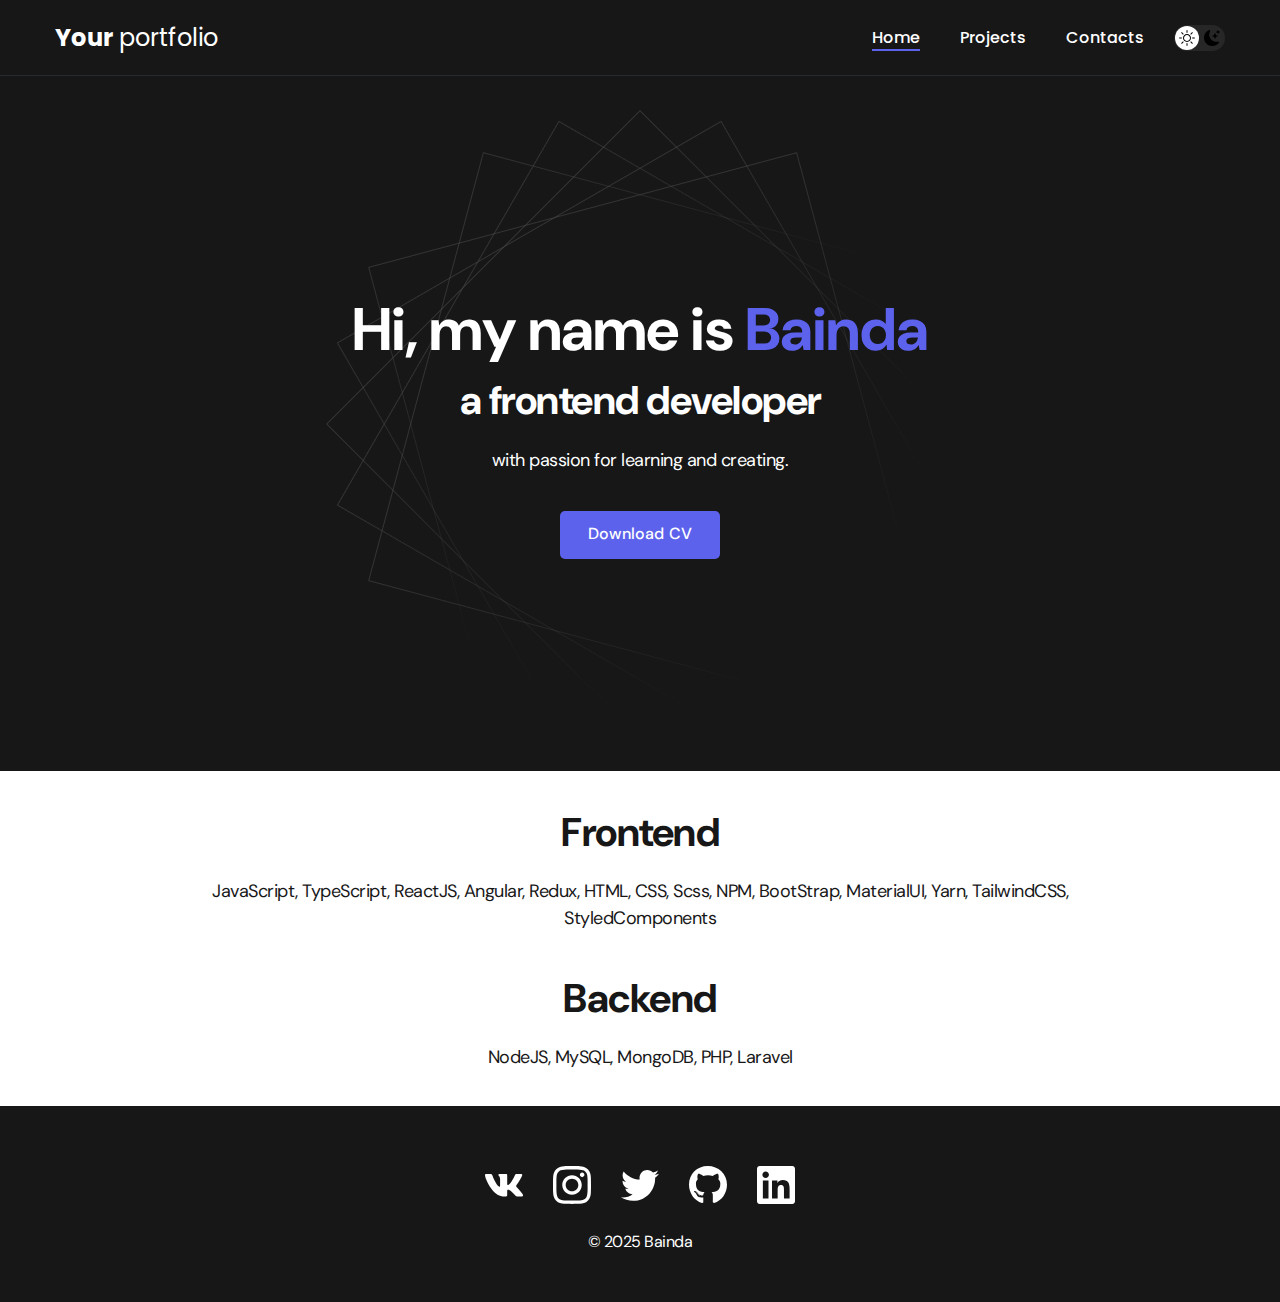
<file: index.html>
<!DOCTYPE html>
<html lang="en">
  <head>
    <!-- Meta tags for character set, compatibility, and responsive design -->
    <meta charset="UTF-8" />
    <meta http-equiv="X-UA-Compatible" content="IE=edge" />
    <meta name="viewport" content="width=device-width, initial-scale=1.0" />
    <title>Your Portfolio</title>
    <!-- Link to external CSS file -->
    <link rel="stylesheet" href="./css/main.css" />
  </head>
  <body>
    <!-- Navigation bar -->
    <nav class="nav">
      <div class="container">
        <div class="nav-row">
          <!-- Logo with link to the homepage -->
          <a href="./index.html" class="logo"
            ><strong>Your</strong> portfolio</a
          >

          <!-- Dark mode toggle button -->
          <button class="dark-mode-btn">
            <!-- Icons for light and dark mode -->
            <img
              src="./img/icons/sun.svg"
              alt="Light mode"
              class="dark-mode-btn__icon"
            />
            <img
              src="./img/icons/moon.svg"
              alt="Dark mode"
              class="dark-mode-btn__icon"
            />
          </button>

          <!-- Navigation links -->
          <ul class="nav-list">
            <li class="nav-list__item">
              <a
                href="./index.html"
                class="nav-list__link nav-list__link--active"
                >Home</a
              >
            </li>
            <li class="nav-list__item">
              <a href="./projects.html" class="nav-list__link">Projects</a>
            </li>
            <li class="nav-list__item">
              <a href="./contacts.html" class="nav-list__link">Contacts</a>
            </li>
          </ul>
        </div>
      </div>
    </nav>

    <!-- Header section -->
    <header class="header">
      <div class="header__wrapper">
        <h1 class="header__title">
          <strong>Hi, my name is <em>Bainda</em></strong
          ><br />
          a frontend developer
        </h1>
        <div class="header__text">
          <p>with passion for learning and creating.</p>
        </div>
        <!-- Link to download CV -->
        <a href="./path/to/your-cv.pdf" class="btn" download>Download CV</a>
      </div>
    </header>

    <!-- Main content section -->
    <main class="section">
      <div class="container">
        <ul class="content-list">
          <!-- Frontend skills list -->
          <li class="content-list__item">
            <h2 class="title-2">Frontend</h2>
            <p>
              JavaScript, TypeScript, ReactJS, Angular, Redux, HTML, CSS, Scss,
              NPM, BootStrap, MaterialUI, Yarn, TailwindCSS, StyledComponents
            </p>
          </li>
          <!-- Backend skills list -->
          <li class="content-list__item">
            <h2 class="title-2">Backend</h2>
            <p>NodeJS, MySQL, MongoDB, PHP, Laravel</p>
          </li>
        </ul>
      </div>
    </main>

    <!-- Footer section -->
    <footer class="footer">
      <div class="container">
        <div class="footer__wrapper">
          <!-- Social media links -->
          <ul class="social">
            <li class="social__item">
              <a href="#!"><img src="./img/icons/vk.svg" alt="Link" /></a>
            </li>
            <li class="social__item">
              <a href="#!"
                ><img src="./img/icons/instagram.svg" alt="Link"
              /></a>
            </li>
            <li class="social__item">
              <a href="#!"><img src="./img/icons/twitter.svg" alt="Link" /></a>
            </li>
            <li class="social__item">
              <a href="#!"><img src="./img/icons/gitHub.svg" alt="Link" /></a>
            </li>
            <li class="social__item">
              <a href="#!"><img src="./img/icons/linkedIn.svg" alt="Link" /></a>
            </li>
          </ul>
          <!-- Copyright information -->
          <div class="copyright">
            <p>© 2025 Bainda</p>
          </div>
        </div>
      </div>
    </footer>

    <!-- Link to external JavaScript file -->
    <script src="./js/main.js"></script>
  </body>
</html>
</file>
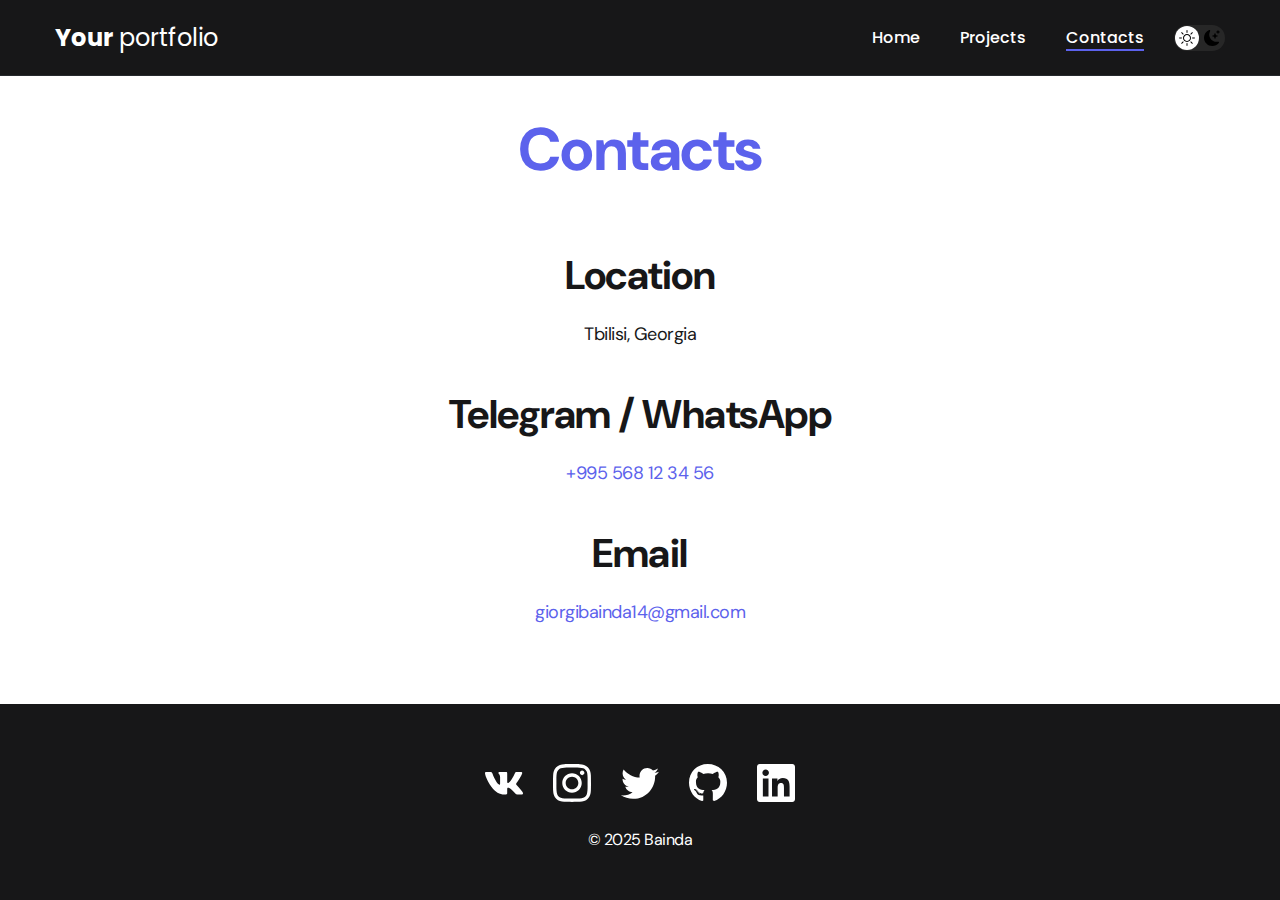
<file: contacts.html>
<!DOCTYPE html>
<html lang="en">
  <head>
    <!-- Meta tags for character set, compatibility, and responsive design -->
    <meta charset="UTF-8" />
    <meta http-equiv="X-UA-Compatible" content="IE=edge" />
    <meta name="viewport" content="width=device-width, initial-scale=1.0" />
    <title>Your portfolio</title>
    <!-- Link to external CSS file -->
    <link rel="stylesheet" href="./css/main.css" />
  </head>
  <body>
    <!-- Navigation bar -->
    <nav class="nav">
      <div class="container">
        <div class="nav-row">
          <!-- Logo with link to the homepage -->
          <a href="./index.html" class="logo"
            ><strong>Your</strong> portfolio</a
          >

          <!-- Dark mode toggle button -->
          <button class="dark-mode-btn">
            <!-- Icons for light and dark mode -->
            <img
              src="./img/icons/sun.svg"
              alt="Light mode"
              class="dark-mode-btn__icon"
            />
            <img
              src="./img/icons/moon.svg"
              alt="Dark mode"
              class="dark-mode-btn__icon"
            />
          </button>

          <!-- Navigation links -->
          <ul class="nav-list">
            <li class="nav-list__item">
              <a href="./index.html" class="nav-list__link">Home</a>
            </li>
            <li class="nav-list__item">
              <a href="./projects.html" class="nav-list__link">Projects</a>
            </li>
            <li class="nav-list__item">
              <a
                href="./contacts.html"
                class="nav-list__link nav-list__link--active"
                >Contacts</a
              >
            </li>
          </ul>
        </div>
      </div>
    </nav>

    <!-- Main content section -->
    <main class="section">
      <div class="container">
        <h1 class="title-1">Contacts</h1>

        <ul class="content-list">
          <!-- Location information -->
          <li class="content-list__item">
            <h2 class="title-2">Location</h2>
            <p>Tbilisi, Georgia</p>
          </li>
          <!-- Contact number with Telegram/WhatsApp link -->
          <li class="content-list__item">
            <h2 class="title-2">Telegram / WhatsApp</h2>
            <p><a href="tel:+79051234567">+995 568 12 34 56</a></p>
          </li>
          <!-- Email address with mailto link -->
          <li class="content-list__item">
            <h2 class="title-2">Email</h2>
            <p>
              <a href="mailto:webdev@protonmail.com"
                >giorgibainda14@gmail.com</a
              >
            </p>
          </li>
        </ul>
      </div>
    </main>

    <!-- Footer section -->
    <footer class="footer">
      <div class="container">
        <div class="footer__wrapper">
          <!-- Social media links -->
          <ul class="social">
            <li class="social__item">
              <a href="#!"><img src="./img/icons/vk.svg" alt="Link" /></a>
            </li>
            <li class="social__item">
              <a href="#!"
                ><img src="./img/icons/instagram.svg" alt="Link"
              /></a>
            </li>
            <li class="social__item">
              <a href="#!"><img src="./img/icons/twitter.svg" alt="Link" /></a>
            </li>
            <li class="social__item">
              <a href="#!"><img src="./img/icons/gitHub.svg" alt="Link" /></a>
            </li>
            <li class="social__item">
              <a href="#!"><img src="./img/icons/linkedIn.svg" alt="Link" /></a>
            </li>
          </ul>
          <!-- Copyright information -->
          <div class="copyright">
            <p>© 2025 Bainda</p>
          </div>
        </div>
      </div>
    </footer>

    <!-- Link to external JavaScript file -->
    <script src="./js/main.js"></script>
  </body>
</html>
</file>
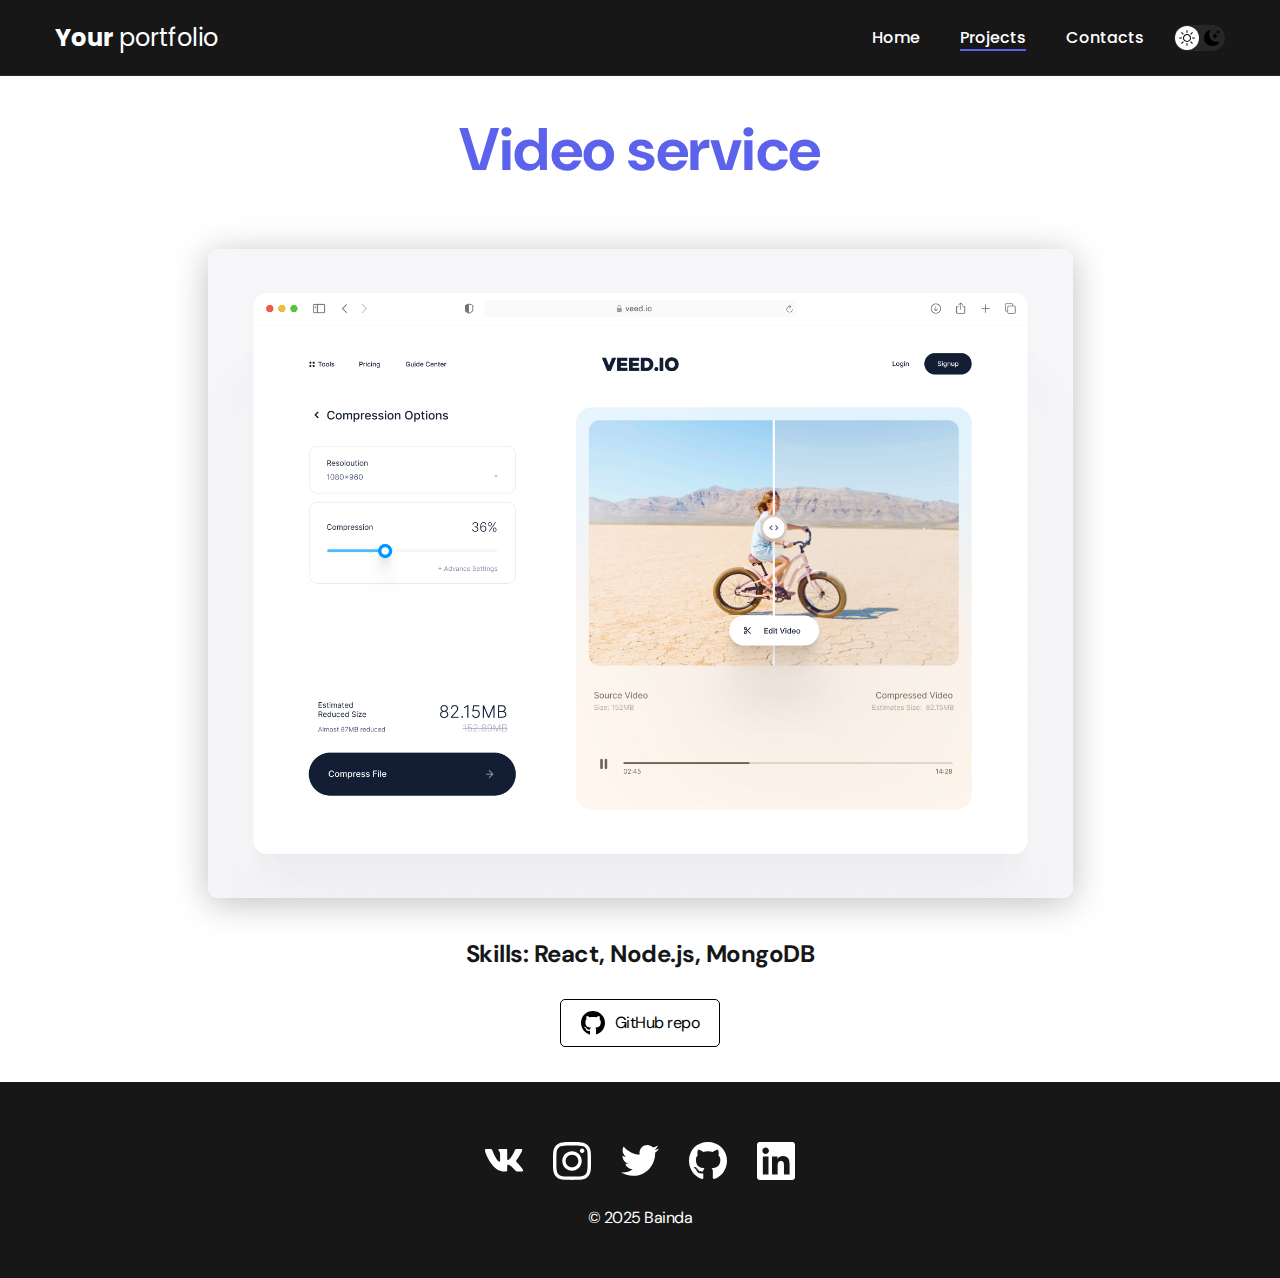
<file: project-page.html>
<!DOCTYPE html>
<html lang="en">
  <head>
    <!-- Meta tags for character set, compatibility, and responsive design -->
    <meta charset="UTF-8" />
    <meta http-equiv="X-UA-Compatible" content="IE=edge" />
    <meta name="viewport" content="width=device-width, initial-scale=1.0" />
    <title>Your portfolio</title>
    <!-- Link to external CSS file -->
    <link rel="stylesheet" href="./css/main.css" />
  </head>
  <body>
    <!-- Navigation bar -->
    <nav class="nav">
      <div class="container">
        <div class="nav-row">
          <!-- Logo with link to the homepage -->
          <a href="./index.html" class="logo"
            ><strong>Your</strong> portfolio</a
          >

          <!-- Dark mode toggle button -->
          <button class="dark-mode-btn">
            <!-- Icons for light and dark mode -->
            <img
              src="./img/icons/sun.svg"
              alt="Light mode"
              class="dark-mode-btn__icon"
            />
            <img
              src="./img/icons/moon.svg"
              alt="Dark mode"
              class="dark-mode-btn__icon"
            />
          </button>

          <!-- Navigation links -->
          <ul class="nav-list">
            <li class="nav-list__item">
              <a href="./index.html" class="nav-list__link">Home</a>
            </li>
            <li class="nav-list__item">
              <a
                href="./projects.html"
                class="nav-list__link nav-list__link--active"
                >Projects</a
              >
            </li>
            <li class="nav-list__item">
              <a href="./contacts.html" class="nav-list__link">Contacts</a>
            </li>
          </ul>
        </div>
      </div>
    </nav>

    <!-- Main content section -->
    <main class="section">
      <div class="container">
        <!-- Project details section -->
        <div class="project-details">
          <h1 class="title-1">Video service</h1>

          <!-- Project cover image -->
          <img
            src="./img/projects/02-big.jpg"
            alt=""
            class="project-details__cover"
          />

          <!-- Project description -->
          <div class="project-details__desc">
            <p>Skills: React, Node.js, MongoDB</p>
          </div>

          <!-- Link to GitHub repository -->
          <a href="#!" class="btn-outline">
            <img src="./img/icons/gitHub-black.svg" alt="" />
            GitHub repo
          </a>
        </div>
      </div>
    </main>

    <!-- Footer section -->
    <footer class="footer">
      <div class="container">
        <div class="footer__wrapper">
          <!-- Social media links -->
          <ul class="social">
            <li class="social__item">
              <a href="#!"><img src="./img/icons/vk.svg" alt="Link" /></a>
            </li>
            <li class="social__item">
              <a href="#!"
                ><img src="./img/icons/instagram.svg" alt="Link"
              /></a>
            </li>
            <li class="social__item">
              <a href="#!"><img src="./img/icons/twitter.svg" alt="Link" /></a>
            </li>
            <li class="social__item">
              <a href="#!"><img src="./img/icons/gitHub.svg" alt="Link" /></a>
            </li>
            <li class="social__item">
              <a href="#!"><img src="./img/icons/linkedIn.svg" alt="Link" /></a>
            </li>
          </ul>
          <!-- Copyright information -->
          <div class="copyright">
            <p>© 2025 Bainda</p>
          </div>
        </div>
      </div>
    </footer>

    <!-- Link to external JavaScript file -->
    <script src="./js/main.js"></script>
  </body>
</html>
</file>
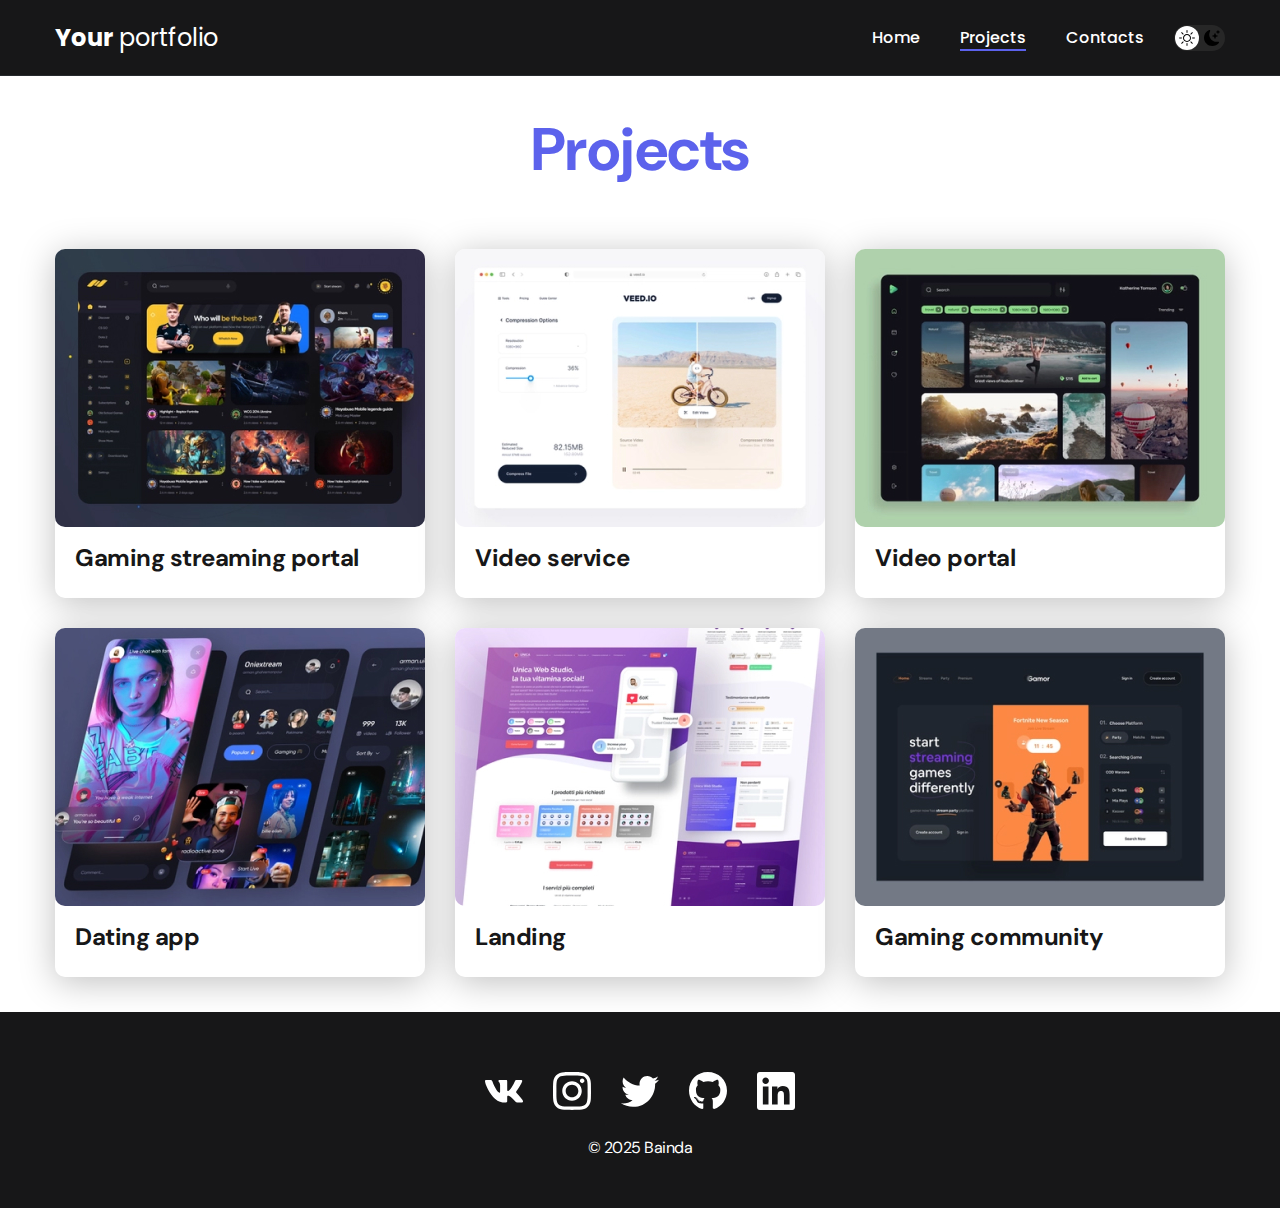
<file: projects.html>
<!DOCTYPE html>
<html lang="en">
  <head>
    <!-- Meta tags for character set, compatibility, and responsive design -->
    <meta charset="UTF-8" />
    <meta http-equiv="X-UA-Compatible" content="IE=edge" />
    <meta name="viewport" content="width=device-width, initial-scale=1.0" />
    <title>Your portfolio</title>
    <!-- Link to external CSS file -->
    <link rel="stylesheet" href="./css/main.css" />
  </head>
  <body>
    <!-- Navigation bar -->
    <nav class="nav">
      <div class="container">
        <div class="nav-row">
          <!-- Logo with link to the homepage -->
          <a href="./index.html" class="logo"
            ><strong>Your</strong> portfolio</a
          >

          <!-- Dark mode toggle button -->
          <button class="dark-mode-btn">
            <!-- Icons for light and dark mode -->
            <img
              src="./img/icons/sun.svg"
              alt="Light mode"
              class="dark-mode-btn__icon"
            />
            <img
              src="./img/icons/moon.svg"
              alt="Dark mode"
              class="dark-mode-btn__icon"
            />
          </button>

          <!-- Navigation links -->
          <ul class="nav-list">
            <li class="nav-list__item">
              <a href="./index.html" class="nav-list__link">Home</a>
            </li>
            <li class="nav-list__item">
              <a
                href="./projects.html"
                class="nav-list__link nav-list__link--active"
                >Projects</a
              >
            </li>
            <li class="nav-list__item">
              <a href="./contacts.html" class="nav-list__link">Contacts</a>
            </li>
          </ul>
        </div>
      </div>
    </nav>

    <!-- Main content section -->
    <main class="section">
      <div class="container">
        <h2 class="title-1">Projects</h2>
        <!-- List of projects -->
        <ul class="projects">
          <!-- Individual project -->
          <li class="project">
            <a href="./project-page.html">
              <img
                src="./img/projects/01.jpg"
                alt="Project img"
                class="project__img"
              />
              <h3 class="project__title">Gaming streaming portal</h3>
            </a>
          </li>
          <li class="project">
            <a href="./project-page.html">
              <img
                src="./img/projects/02.jpg"
                alt="Project img"
                class="project__img"
              />
              <h3 class="project__title">Video service</h3>
            </a>
          </li>
          <li class="project">
            <a href="./project-page.html">
              <img
                src="./img/projects/03.jpg"
                alt="Project img"
                class="project__img"
              />
              <h3 class="project__title">Video portal</h3>
            </a>
          </li>
          <li class="project">
            <img
              src="./img/projects/04.jpg"
              alt="Project img"
              class="project__img"
            />
            <h3 class="project__title">Dating app</h3>
          </li>
          <li class="project">
            <img
              src="./img/projects/05.jpg"
              alt="Project img"
              class="project__img"
            />
            <h3 class="project__title">Landing</h3>
          </li>
          <li class="project">
            <img
              src="./img/projects/06.jpg"
              alt="Project img"
              class="project__img"
            />
            <h3 class="project__title">Gaming community</h3>
          </li>
        </ul>
      </div>
    </main>

    <!-- Footer section -->
    <footer class="footer">
      <div class="container">
        <div class="footer__wrapper">
          <!-- Social media links -->
          <ul class="social">
            <li class="social__item">
              <a href="#!"><img src="./img/icons/vk.svg" alt="Link" /></a>
            </li>
            <li class="social__item">
              <a href="#!"
                ><img src="./img/icons/instagram.svg" alt="Link"
              /></a>
            </li>
            <li class="social__item">
              <a href="#!"><img src="./img/icons/twitter.svg" alt="Link" /></a>
            </li>
            <li class="social__item">
              <a href="#!"><img src="./img/icons/gitHub.svg" alt="Link" /></a>
            </li>
            <li class="social__item">
              <a href="#!"><img src="./img/icons/linkedIn.svg" alt="Link" /></a>
            </li>
          </ul>
          <!-- Copyright information -->
          <div class="copyright">
            <p>© 2025 Bainda</p>
          </div>
        </div>
      </div>
    </footer>

    <!-- Link to external JavaScript file -->
    <script src="./js/main.js"></script>
  </body>
</html>
</file>
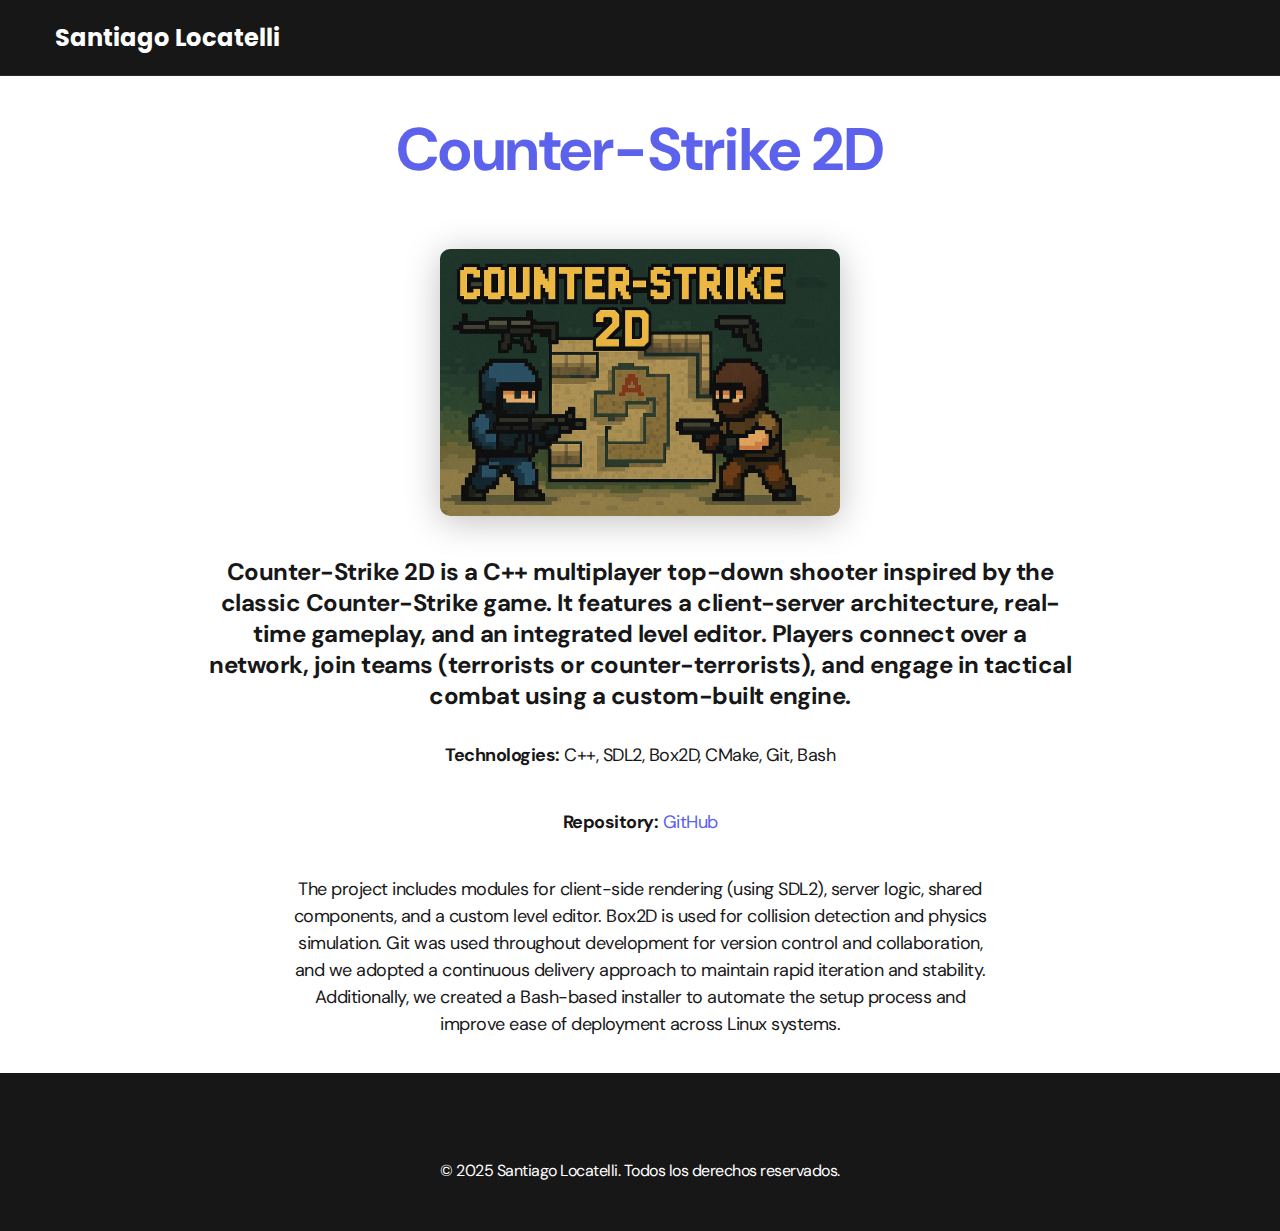
<file: projects/cs2d.html>
<!DOCTYPE html>
<html lang="en">
  <head>
    <meta charset="UTF-8" />
    <meta name="viewport" content="width=device-width, initial-scale=1.0" />
    <title>Counter-Strike 2D</title>
    <link rel="stylesheet" href="../css/main.css" />
  </head>
  <body>
    <nav class="nav">
      <div class="container">
        <div class="nav-row">
          <a href="../index.html" class="logo"><strong>Santiago Locatelli</strong></a>
        </div>
      </div>
    </nav>

    <main class="section">
      <div class="container">
        <div class="project-details">
          <h1 class="title-1">Counter-Strike 2D</h1>
          <img
            src="../img/projects/cs2d.png"
            alt="Counter-Strike 2D Preview"
            class="project-details__cover"
            style="max-width: 400px;"
          />
          <div class="project-details__desc">
             Counter-Strike 2D is a C++ multiplayer top-down shooter inspired by the classic Counter-Strike game. 
  It features a client-server architecture, real-time gameplay, and an integrated level editor. 
  Players connect over a network, join teams (terrorists or counter-terrorists), and engage in tactical combat using a custom-built engine.
          </div>
          <ul class="content-list">
            <li class="content-list__item">
              <p><strong>Technologies:</strong> C++, SDL2, Box2D, CMake, Git, Bash</p>
            </li>
            <li class="content-list__item">
              <p><strong>Repository:</strong> <a href="https://github.com/SantiagoLocatelli/Counter-Strike-2D" target="_blank">GitHub</a></p>
            </li>
            <li class="content-list__item">
              <p>
                The project includes modules for client-side rendering (using SDL2), server logic, shared components, and a custom level editor. 
      Box2D is used for collision detection and physics simulation. Git was used throughout development for version control and collaboration, 
      and we adopted a continuous delivery approach to maintain rapid iteration and stability. Additionally, we created a Bash-based installer 
      to automate the setup process and improve ease of deployment across Linux systems.
              </p>
            </li>
          </ul>
        </div>
      </div>
    </main>

    <footer class="footer">
      <div class="container">
        <div class="footer__wrapper">
          <div class="social">
            <!-- Agregá íconos sociales si los usás -->
          </div>
          <div class="copyright">
            <p>&copy; 2025 Santiago Locatelli. Todos los derechos reservados.</p>
          </div>
        </div>
      </div>
    </footer>
  </body>
</html>
</file>
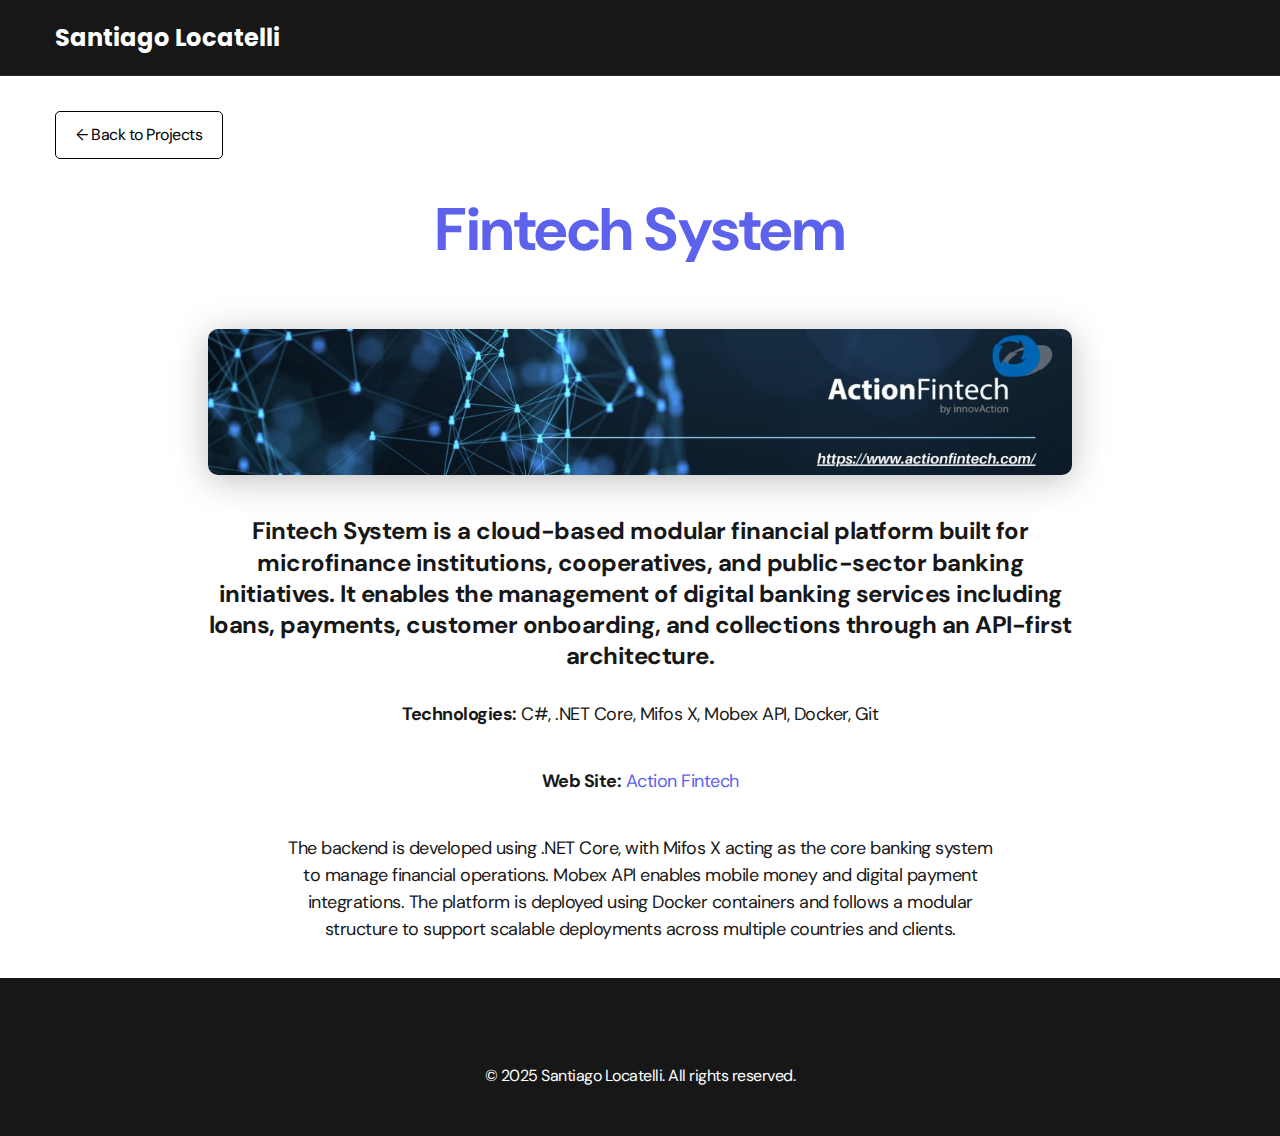
<file: projects/fintech.html>
<!DOCTYPE html>
<html lang="en">
  <head>
    <meta charset="UTF-8" />
    <meta name="viewport" content="width=device-width, initial-scale=1.0" />
    <title>Fintech System</title>
    <link rel="stylesheet" href="../css/main.css" />
  </head>
  <body>
    <nav class="nav">
      <div class="container">
        <div class="nav-row">
          <a href="../index.html" class="logo"><strong>Santiago Locatelli</strong></a>
        </div>
      </div>
    </nav>

    <main class="section">
      <div class="container">
        <a href="../projects.html" class="btn-outline" style="margin-bottom: 2rem; display: inline-block;">← Back to Projects</a>
        <div class="project-details">
          <h1 class="title-1">Fintech System</h1>
          <img
            src="../img/projects/actionfintech_cover.jpg"
            alt="Fintech System Preview"
            class="project-details__cover"
          />
          <div class="project-details__desc">
            Fintech System is a cloud-based modular financial platform built for microfinance institutions, cooperatives, and public-sector banking initiatives. 
            It enables the management of digital banking services including loans, payments, customer onboarding, and collections through an API-first architecture.
          </div>
          <ul class="content-list">
            <li class="content-list__item">
              <p><strong>Technologies:</strong> C#, .NET Core, Mifos X, Mobex API, Docker, Git</p>
            </li>
            <li class="content-list__item">
              <p><strong>Web Site:</strong> <a href="https://www.actionfintech.com/">Action Fintech</a> </p>
            </li>
            <li class="content-list__item">
              <p>
                The backend is developed using .NET Core, with Mifos X acting as the core banking system to manage financial operations. 
                Mobex API enables mobile money and digital payment integrations. The platform is deployed using Docker containers 
                and follows a modular structure to support scalable deployments across multiple countries and clients.
              </p>
            </li>
          </ul>
        </div>
      </div>
    </main>

    <footer class="footer">
      <div class="container">
        <div class="footer__wrapper">
          <div class="social">
            <!-- Optional social icons -->
          </div>
          <div class="copyright">
            <p>&copy; 2025 Santiago Locatelli. All rights reserved.</p>
          </div>
        </div>
      </div>
    </footer>
  </body>
</html>
</file>
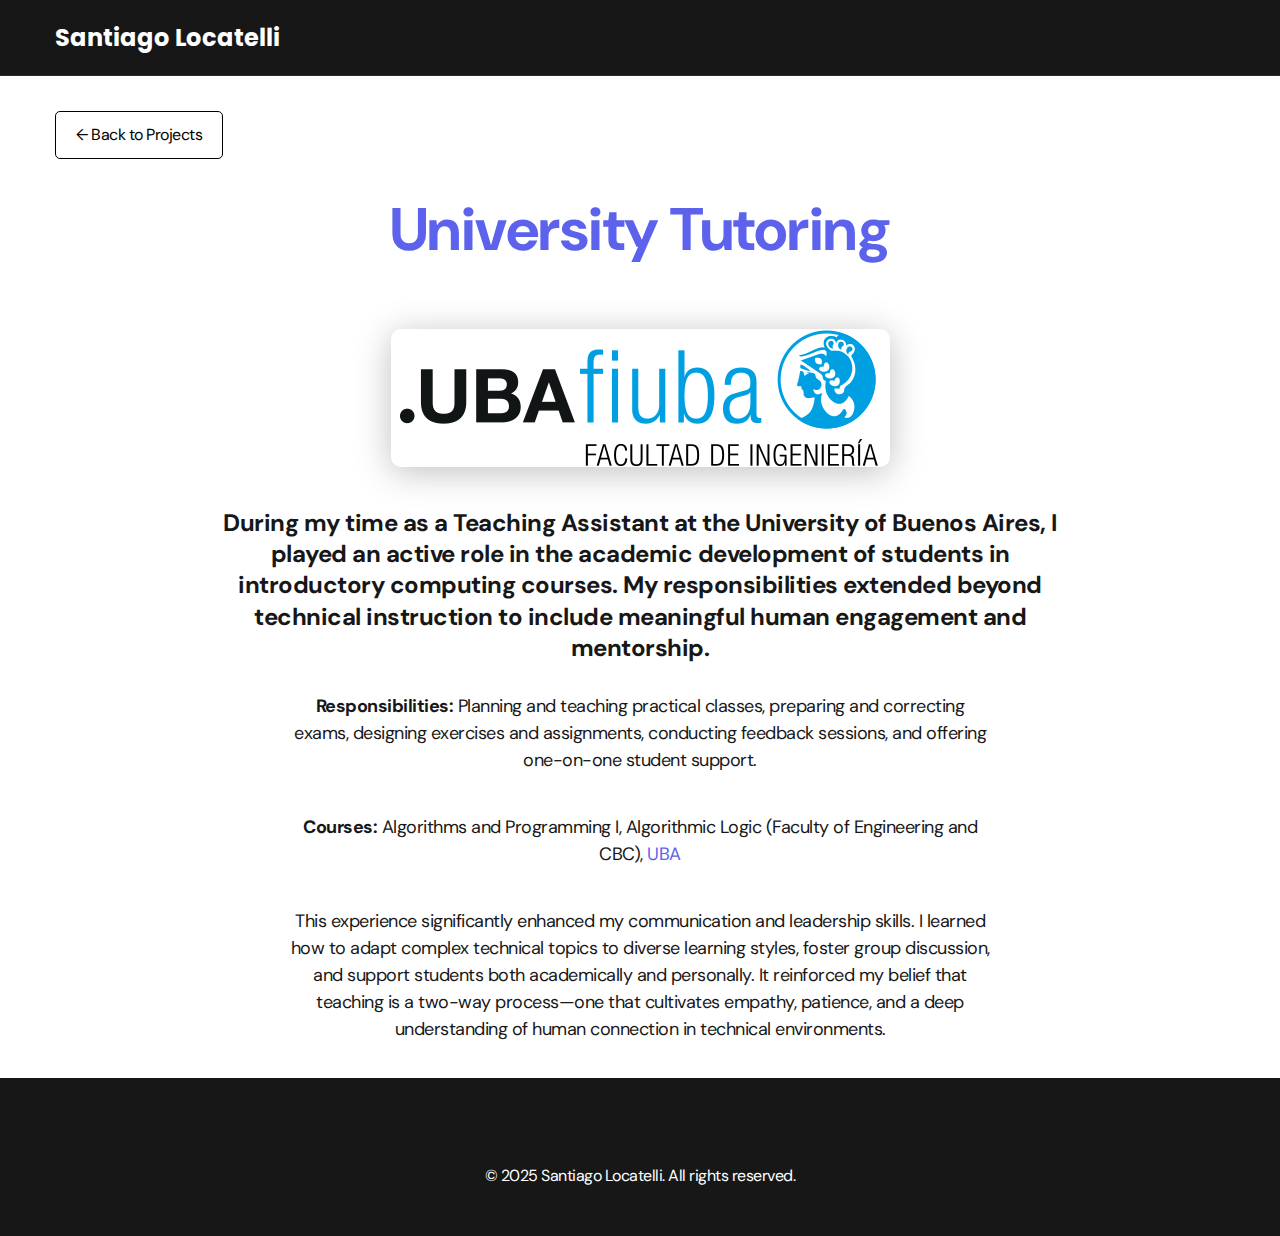
<file: projects/uba.html>
<!DOCTYPE html>
<html lang="en">
  <head>
    <meta charset="UTF-8" />
    <meta name="viewport" content="width=device-width, initial-scale=1.0" />
    <title>University Tutoring</title>
    <link rel="stylesheet" href="../css/main.css" />
  </head>
  <body>
    <nav class="nav">
      <div class="container">
        <div class="nav-row">
          <a href="../index.html" class="logo"><strong>Santiago Locatelli</strong></a>
        </div>
      </div>
    </nav>

    <main class="section">
      <div class="container">
        <a href="../projects.html" class="btn-outline" style="margin-bottom: 2rem; display: inline-block;">← Back to Projects</a>
        <div class="project-details">
          <h1 class="title-1">University Tutoring</h1>
          <img
            src="../img/projects/logo_institucion.png"
            alt="University Tutoring Preview"
            class="project-details__cover"
          />
          <div class="project-details__desc">
            During my time as a Teaching Assistant at the University of Buenos Aires, I played an active role in the academic development of students in introductory computing courses. 
            My responsibilities extended beyond technical instruction to include meaningful human engagement and mentorship.
          </div>
          <ul class="content-list">
            <li class="content-list__item">
              <p><strong>Responsibilities:</strong> Planning and teaching practical classes, preparing and correcting exams, designing exercises and assignments, conducting feedback sessions, and offering one-on-one student support.</p>
            </li>
            <li class="content-list__item">
              <p>
                <strong>Courses:</strong> Algorithms and Programming I, Algorithmic Logic (Faculty of Engineering and CBC),
                <a href="https://www.fi.uba.ar/" target="_blank">UBA</a>    
            </p>
            </li>
            <li class="content-list__item">
              <p>
                This experience significantly enhanced my communication and leadership skills. I learned how to adapt complex technical topics to diverse learning styles, foster group discussion, and support students both academically and personally. 
                It reinforced my belief that teaching is a two-way process—one that cultivates empathy, patience, and a deep understanding of human connection in technical environments.
              </p>
            </li>
          </ul>
        </div>
      </div>
    </main>

    <footer class="footer">
      <div class="container">
        <div class="footer__wrapper">
          <div class="social">
            <!-- Optional social icons -->
          </div>
          <div class="copyright">
            <p>&copy; 2025 Santiago Locatelli. All rights reserved.</p>
          </div>
        </div>
      </div>
    </footer>
  </body>
</html>
</file>
<file: css/main.css>
@import "./reset.css";
@import url("https://fonts.googleapis.com/css2?family=DM+Sans:wght@400;500;700&family=Poppins:wght@400;500;700&display=swap");

:root {
  /* Colors */
  --blackpure: #000;
  --black: #171718;
  --black-border: #26292d;
  --white: #fff;
  --purple: #5c62ec;

  /* Nav */
  --nav-bg: var(--black);
  --nav-border: var(--black-border);
  --nav-text: var(--white);

  /* Header */
  --header-bg: var(--black);
  --header-text: var(--white);

  /* Footer */
  --footer-bg: var(--black);
  --footer-text: var(--white);

  /* Light mode */
  --page-bg: var(--white);
  --text-color: var(--black);
  --accent: var(--purple);
  --title-1: var(--accent);

  --project-card-bg: var(--white);
  --project-card-text: var(--black);
  --box-shadow: 0px 5px 35px rgba(0, 0, 0, 0.25);
}

.dark {
  /* Dark mode */
  --page-bg: #252526;
  --text-color: var(--white);

  --title-1: var(--white);

  --project-card-bg: var(--black);
  --project-card-text: var(--white);
  --box-shadow: 0px 5px 35px rgba(0, 0, 0, 0.8);
}

html,
body {
  display: flex;
  flex-direction: column;
  min-height: 100vh;

  font-family: "DM Sans", sans-serif;
  letter-spacing: -0.5px;

  /* Light mode */
  background-color: var(--page-bg);
  color: var(--text-color);
}

/* General */

.container {
  margin: 0 auto;
  padding: 0 15px;
  max-width: 1200px;
}

.none {
  display: none !important;
}

.section {
  padding: 35px 0;
}

.title-1 {
  margin-bottom: 60px;

  font-size: 60px;
  font-weight: 700;
  line-height: 1.3;
  color: var(--title-1);
  text-align: center;
}

.title-2 {
  margin-bottom: 20px;

  font-size: 40px;
  font-weight: 700;
  line-height: 1.3;
}

/* Nav */

.nav {
  padding: 20px 0;
  background-color: var(--nav-bg);
  border-bottom: 1px solid var(--nav-border);
  color: var(--nav-text);
  letter-spacing: normal;
}

.nav-row {
  display: flex;
  justify-content: flex-end;
  align-items: center;
  column-gap: 30px;
  row-gap: 20px;
  flex-wrap: wrap;
}

.logo {
  margin-right: auto;
  color: var(--nav-text);
  font-size: 24px;
  font-family: "Poppins", sans-serif;
}

.logo strong {
  font-weight: 700;
}

.nav-list {
  display: flex;
  flex-wrap: wrap;
  row-gap: 10px;
  align-items: center;
  column-gap: 40px;
  font-size: 16px;
  font-weight: 500;
  font-family: "Poppins", sans-serif;
}

.nav-list__link {
  color: var(--nav-text);
  transition: opacity 0.2s ease-in;
}

.nav-list__link:hover {
  opacity: 0.8;
}

.nav-list__link--active {
  position: relative;
}

.nav-list__link--active::before {
  content: "";

  position: absolute;
  left: 0;
  top: 100%;

  display: block;
  height: 2px;
  width: 100%;
  background-color: var(--accent);
}

/* Dark mode btn */

.dark-mode-btn {
  order: 9;

  position: relative;
  display: flex;
  justify-content: space-between;

  width: 51px;
  height: 26px;
  padding: 5px;

  border-radius: 50px;
  background-color: #272727;
}

.dark-mode-btn::before {
  content: "";

  position: absolute;
  top: 1px;
  left: 1px;

  display: block;
  width: 24px;
  height: 24px;

  border-radius: 50%;
  background-color: #fff;

  transition: left 0.2s ease-in;
}

.dark-mode-btn--active::before {
  left: 26px;
}

.dark-mode-btn__icon {
  position: relative;
  z-index: 9;
}

/* Header */

.header {
  padding: 40px 0;
  min-height: 695px;

  display: flex;
  justify-content: center;
  align-items: center;

  background-color: var(--header-bg);
  background-image: url("./../img/header-bg.png");
  background-repeat: no-repeat;
  background-size: auto;
  background-position: center center;

  color: var(--header-text);
  text-align: center;
}

.header__wrapper {
  padding: 0 15px;
  max-width: 660px;
}

.header__title {
  margin-bottom: 20px;
  font-size: 40px;
  font-weight: 700;
  line-height: 1.4;
}

.header__title strong {
  font-size: 60px;
  font-weight: 700;
}

.header__title em {
  font-style: normal;
  color: var(--accent);
}

.header__text {
  margin-bottom: 40px;
  font-size: 18px;
  line-height: 1.333;
}

.header__text p + p {
  margin-top: 0.5em;
}

/* Btn */

.btn {
  display: inline-block;
  height: 48px;
  padding: 12px 28px;

  border-radius: 5px;
  background-color: var(--accent);
  color: var(--white);
  letter-spacing: 0.15px;
  font-size: 16px;
  font-weight: 500;

  transition: opacity 0.2s ease-in;
}

.btn:hover {
  opacity: 0.8;
}

.btn:active {
  position: relative;
  top: 1px;
}

/* Btn outline */

.btn-outline {
  display: flex;
  column-gap: 10px;
  align-items: center;

  height: 48px;
  padding: 12px 20px;

  border-radius: 5px;
  border: 1px solid #000;
  background-color: #fff;
  color: #000;

  transition: opacity 0.2s ease-in;
}

.btn-outline:hover {
  opacity: 0.8;
}

.btn-outline:active {
  position: relative;
  top: 1px;
}

/* Projects  */

.projects {
  display: flex;
  justify-content: center;
  flex-wrap: wrap;
  column-gap: 30px;
  row-gap: 30px;
}

.project {
  max-width: 370px;
  background-color: var(--project-card-bg);
  box-shadow: var(--box-shadow);
  border-radius: 10px;
}

.project__img {
  border-radius: 10px;
}

.project__title {
  padding: 15px 20px 25px;
  font-weight: 700;
  font-size: 24px;
  line-height: 1.3;
  color: var(--project-card-text);
}

/* Project details */

.project-details {
  margin: 0 auto;
  max-width: 865px;

  display: flex;
  flex-direction: column;
  align-items: center;

  text-align: center;
}

.project-details__cover {
  max-width: 100%;
  margin-bottom: 40px;

  box-shadow: var(--box-shadow);
  border-radius: 10px;
}

.project-details__desc {
  margin-bottom: 30px;

  font-weight: 700;
  font-size: 24px;
  line-height: 1.3;
}

/* Content list */

.content-list {
  margin: 0 auto;
  /* max-width: 570px; */
  display: flex;
  flex-direction: column;
  align-items: center;
  row-gap: 40px;
  text-align: center;
  margin: 0 5em;
}

.content-list a {
  color: var(--accent);
}

.content-list__item {
  font-size: 18px;
  line-height: 1.5;
}

.content-list__item p + p {
  margin-top: 0.5em;
}

/* Footer */

.footer {
  margin-top: auto;
  padding: 60px 0 50px;
  background-color: var(--footer-bg);
  color: var(--footer-text);
}

.footer__wrapper {
  display: flex;
  flex-direction: column;
  align-items: center;
  row-gap: 27px;
}

.social {
  display: flex;
  column-gap: 30px;
  align-items: center;
}

.copyright {
  font-size: 16px;
}

.copyright p + p {
  margin-top: 0.5em;
}

@media (max-width: 620px) {
  /* Header  */

  .header {
    min-height: unset;
  }

  .header__title {
    font-size: 30px;
  }

  .header__title strong {
    font-size: 40px;
  }

  /* Nav */

  .nav-row {
    justify-content: space-between;
  }

  .dark-mode-btn {
    order: 0;
  }

  /* General */

  .section {
    padding: 40px 0;
  }

  .title-1 {
    margin-bottom: 30px;
    font-size: 40px;
  }

  .title-2 {
    margin-bottom: 10px;
    font-size: 30px;
  }

  /* Projects */

  .project__title {
    font-size: 22px;
  }

  /* Project page */

  .project-details__desc {
    margin-bottom: 20px;
    font-size: 22px;
  }

  /* Content List */

  .content-list {
    row-gap: 20px;
  }

  .content-list__item {
    font-size: 16px;
    max-width: 800px;
    margin: 0 auto;
  }

  /* Footer */

  .footer {
    padding: 40px 0 30px;
  }

  .footer__wrapper {
    row-gap: 20px;
  }

  /* Social */

  .social {
    column-gap: 20px;
  }

  .social__item {
    width: 28px;
  }
}

/* Custom scrollbar styles */
::-webkit-scrollbar {
  width: 8px;
}

::-webkit-scrollbar-track {
  background: #1a1a1a;
}

::-webkit-scrollbar-thumb {
  background: #333;
  border-radius: 8px;
  box-shadow: 0 0 4px rgba(0, 0, 0, 0.5);
}

::-webkit-scrollbar-thumb:hover {
  background: #4d4d4d;
}
.experience-block {
  margin-top: 1rem;
  display: flex;
  flex-direction: column;
  gap: 1.5rem;
}

.experience-item {
  display: flex;
  flex-direction: column;
}

.experience-title {
  font-weight: 600;
  color: #838383;
  margin-bottom: 0.3rem;
  display: block;
}

.experience-item p {
  margin: 0;
  color: #a5a5a5;
  line-height: 1.6;
}

.whoami__wrapper {
  display: flex;
  flex-direction: column;
  align-items: center;
  text-align: center;
  gap: 1.5rem;
  margin-top: 1rem;
}

.whoami__photo {
  width: 150px;
  height: 150px;
  object-fit: cover;
  border-radius: 50%;
  border: 3px solid #00ffc8;
}

.whoami__text {
  max-width: 100%;
}
</file>
